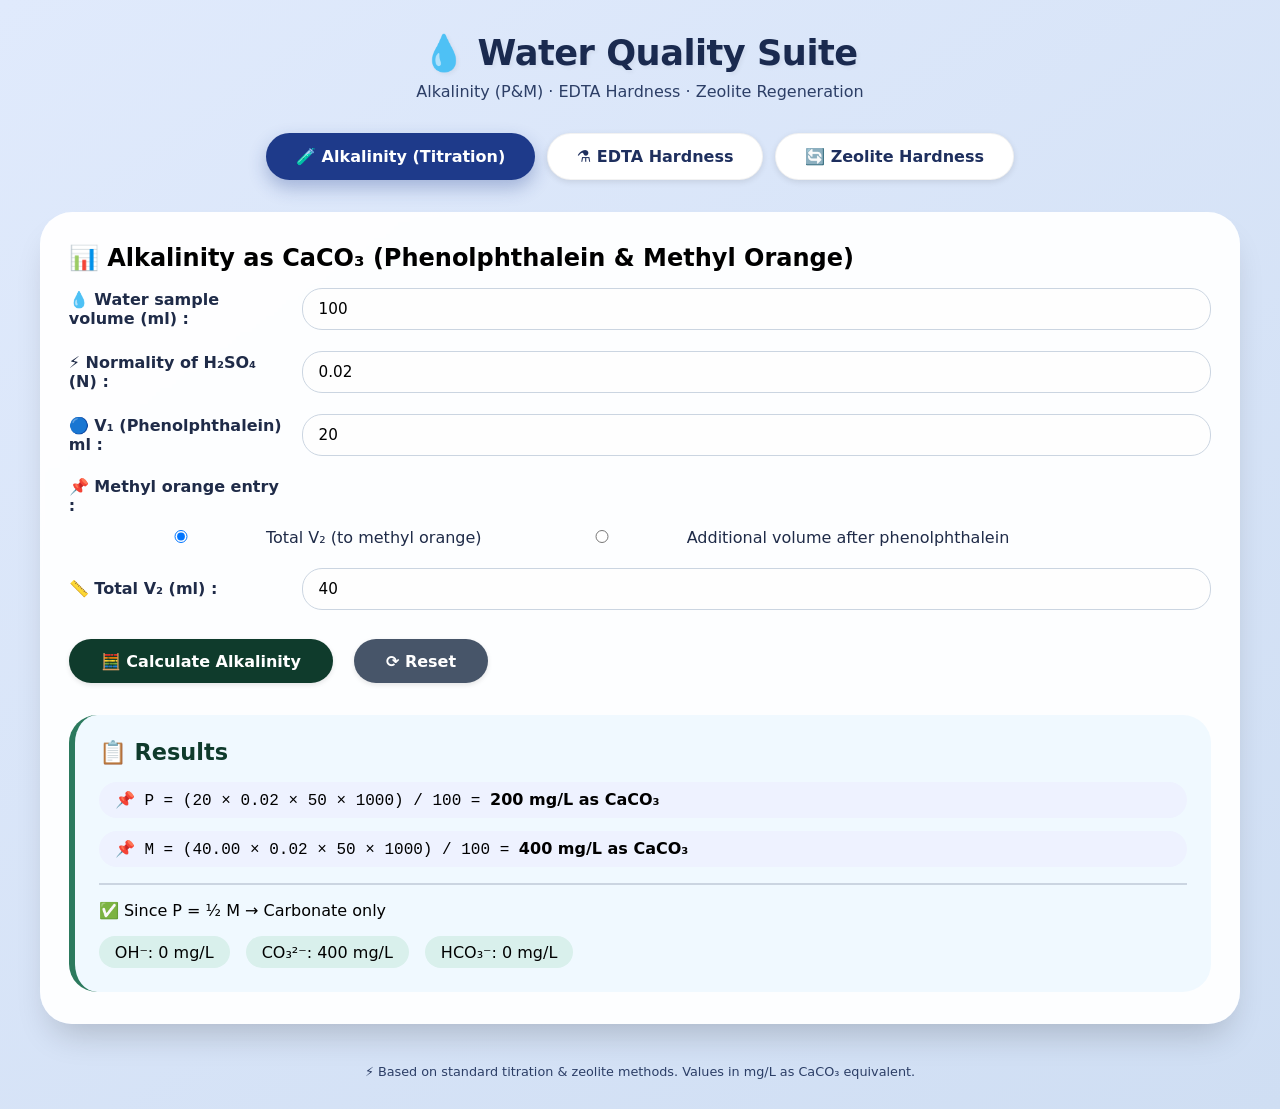
<file: index.html>
<!DOCTYPE html>
<html lang="en">
<head>
    <meta charset="UTF-8">
    <meta name="viewport" content="width=device-width, initial-scale=1.0, user-scalable=yes">
    <title>Water Quality Calculators | Alkalinity & Hardness</title>
    <style>
        /* ========== ALL CSS STYLES ========== */
        * {
            margin: 0;
            padding: 0;
            box-sizing: border-box;
            font-family: system-ui, -apple-system, 'Segoe UI', Roboto, 'Helvetica Neue', sans-serif;
        }

        body {
            background: linear-gradient(145deg, #e0eafc 0%, #cfdef3 100%);
            min-height: 100vh;
            padding: 2rem 1rem;
        }

        .container {
            max-width: 1200px;
            margin: 0 auto;
        }

        .header {
            text-align: center;
            margin-bottom: 2rem;
        }

        .header h1 {
            font-size: 2.2rem;
            color: #1a2a4f;
            letter-spacing: -0.5px;
            text-shadow: 2px 2px 4px rgba(0,0,0,0.05);
        }

        .header p {
            color: #2c3e66;
            margin-top: 0.5rem;
            font-weight: 500;
        }

        .tab-bar {
            display: flex;
            flex-wrap: wrap;
            justify-content: center;
            gap: 0.75rem;
            margin-bottom: 2rem;
        }

        .tab-btn {
            background: white;
            border: none;
            padding: 0.8rem 1.8rem;
            font-size: 1rem;
            font-weight: 600;
            border-radius: 60px;
            cursor: pointer;
            box-shadow: 0 2px 6px rgba(0,0,0,0.1);
            transition: all 0.2s ease;
            color: #1e2f5e;
            border: 1px solid rgba(0,0,0,0.05);
        }

        .tab-btn.active {
            background: #1e3a8a;
            color: white;
            box-shadow: 0 8px 18px rgba(30,58,138,0.3);
            border-color: transparent;
        }

        .tab-btn:hover:not(.active) {
            background: #eef2ff;
            transform: translateY(-2px);
        }

        .card {
            background: rgba(255,255,255,0.95);
            backdrop-filter: blur(2px);
            border-radius: 32px;
            box-shadow: 0 20px 35px -12px rgba(0,0,0,0.2);
            padding: 2rem 1.8rem;
        }

        .calculator-panel {
            display: none;
        }

        .calculator-panel.active-panel {
            display: block;
            animation: fade 0.25s ease;
        }

        @keyframes fade {
            from { opacity: 0; transform: translateY(5px);}
            to { opacity: 1; transform: translateY(0);}
        }

        .input-group {
            margin-bottom: 1.3rem;
            display: flex;
            flex-wrap: wrap;
            align-items: center;
            gap: 0.8rem;
        }

        .input-group label {
            width: 220px;
            font-weight: 600;
            color: #1f2b48;
        }

        .input-group input, .input-group select {
            flex: 1;
            min-width: 160px;
            padding: 0.7rem 1rem;
            border: 1px solid #cbd5e1;
            border-radius: 20px;
            font-size: 0.95rem;
            background: #fefefe;
            transition: 0.2s;
        }

        .input-group input:focus {
            border-color: #3b82f6;
            outline: none;
            box-shadow: 0 0 0 3px rgba(59,130,246,0.2);
        }

        .radio-group {
            display: flex;
            gap: 1.5rem;
            align-items: center;
            flex-wrap: wrap;
        }

        .radio-group span {
            font-weight: 600;
            color: #1f2b48;
            margin-right: 0.5rem;
        }

        .radio-group label {
            font-weight: normal;
            width: auto;
            margin-right: 1rem;
            cursor: pointer;
        }

        .calc-btn {
            background: #0f3b2c;
            color: white;
            border: none;
            padding: 0.8rem 2rem;
            font-size: 1rem;
            font-weight: bold;
            border-radius: 40px;
            cursor: pointer;
            margin-top: 0.5rem;
            margin-right: 1rem;
            transition: 0.2s;
            box-shadow: 0 2px 5px rgba(0,0,0,0.1);
        }

        .calc-btn:hover {
            background: #1e5a44;
            transform: scale(1.02);
        }

        .reset-btn {
            background: #475569;
        }

        .reset-btn:hover {
            background: #1e293b;
        }

        .result-area {
            margin-top: 2rem;
            background: #f0f9ff;
            border-radius: 28px;
            padding: 1.5rem;
            border-left: 6px solid #2c7a5e;
        }

        .result-area h3 {
            color: #0f3b2c;
            margin-bottom: 1rem;
            font-size: 1.4rem;
        }

        .result-line {
            font-family: 'SF Mono', 'Fira Code', monospace;
            background: #eef2ff;
            padding: 0.5rem 1rem;
            border-radius: 18px;
            margin: 0.8rem 0;
        }

        .species {
            display: flex;
            flex-wrap: wrap;
            gap: 1rem;
            margin-top: 1rem;
        }

        .badge {
            background: #d9f0ec;
            padding: 0.4rem 1rem;
            border-radius: 50px;
            font-weight: 500;
        }

        hr {
            margin: 1rem 0;
            border: 1px solid #cbd5e1;
        }

        footer {
            text-align: center;
            margin-top: 2.5rem;
            color: #2c3e66;
            font-size: 0.8rem;
        }

        @media (max-width: 680px) {
            .input-group {
                flex-direction: column;
                align-items: flex-start;
            }
            .input-group label {
                width: 100%;
            }
            .tab-btn {
                padding: 0.5rem 1.2rem;
                font-size: 0.85rem;
            }
        }
    </style>
</head>
<body>
<div class="container">
    <div class="header">
        <h1>💧 Water Quality Suite</h1>
        <p>Alkalinity (P&M) · EDTA Hardness · Zeolite Regeneration</p>
    </div>

    <div class="tab-bar">
        <button class="tab-btn active" data-tab="tab1">🧪 Alkalinity (Titration)</button>
        <button class="tab-btn" data-tab="tab2">⚗️ EDTA Hardness</button>
        <button class="tab-btn" data-tab="tab3">🔄 Zeolite Hardness</button>
    </div>

    <!-- ALKALINITY CALCULATOR -->
    <div id="tab1" class="calculator-panel active-panel">
        <div class="card">
            <h2 style="margin-bottom: 1rem;">📊 Alkalinity as CaCO₃ (Phenolphthalein & Methyl Orange)</h2>
            <div class="input-group">
                <label>💧 Water sample volume (ml) :</label>
                <input type="number" id="alk_vol" value="100" step="any">
            </div>
            <div class="input-group">
                <label>⚡ Normality of H₂SO₄ (N) :</label>
                <input type="text" id="alk_norm" value="0.02" placeholder="e.g., 0.02 or N/50">
            </div>
            <div class="input-group">
                <label>🔵 V₁ (Phenolphthalein) ml :</label>
                <input type="number" id="alk_v1" value="20" step="any">
            </div>
            <div class="input-group">
                <label>📌 Methyl orange entry :</label>
                <div class="radio-group">
                    <span></span>
                    <label><input type="radio" name="mo_mode" value="total" checked> Total V₂ (to methyl orange)</label>
                    <label><input type="radio" name="mo_mode" value="add"> Additional volume after phenolphthalein</label>
                </div>
            </div>
            <div class="input-group" id="alk_total_group">
                <label>📏 Total V₂ (ml) :</label>
                <input type="number" id="alk_v2_total" value="40" step="any">
            </div>
            <div class="input-group" id="alk_add_group" style="display:none;">
                <label>➕ Additional volume after V₁ (ml) :</label>
                <input type="number" id="alk_v2_add" value="20" step="any">
            </div>
            <div>
                <button class="calc-btn" id="calcAlk">🧮 Calculate Alkalinity</button>
                <button class="calc-btn reset-btn" id="resetAlk">⟳ Reset</button>
            </div>
            <div id="alkResult" class="result-area">
                <h3>📋 Results</h3>
                <div id="alkOutput">Click "Calculate" to see detailed P & M alkalinity.</div>
            </div>
        </div>
    </div>

    <!-- EDTA HARDNESS CALCULATOR -->
    <div id="tab2" class="calculator-panel">
        <div class="card">
            <h2 style="margin-bottom: 1rem;">💎 EDTA Hardness (Total, Permanent, Temporary)</h2>
            <div class="input-group">
                <label>🧪 Water sample volume (ml) :</label>
                <input type="number" id="edta_vol_sample" value="50" step="any">
            </div>
            <div class="input-group">
                <label>⚗️ Molarity of EDTA (M) :</label>
                <input type="number" id="edta_m" value="0.02" step="any">
            </div>
            <div class="input-group">
                <label>🟢 EDTA volume before boiling (ml) :</label>
                <input type="number" id="edta_before" value="12.2" step="any">
            </div>
            <div class="input-group">
                <label>🔥 EDTA volume after boiling (ml) :</label>
                <input type="number" id="edta_after" value="8.2" step="any">
            </div>
            <div>
                <button class="calc-btn" id="calcEdta">🧮 Calculate Hardness</button>
                <button class="calc-btn reset-btn" id="resetEdta">⟳ Reset</button>
            </div>
            <div id="edtaResult" class="result-area">
                <h3>📋 Hardness (ppm CaCO₃)</h3>
                <div id="edtaOutput">Fill values and click calculate.</div>
            </div>
        </div>
    </div>

    <!-- ZEOLITE HARDNESS CALCULATOR -->
    <div id="tab3" class="calculator-panel">
        <div class="card">
            <h2 style="margin-bottom: 1rem;">🔄 Zeolite Regeneration Hardness</h2>
            <div class="input-group">
                <label>🧂 Brine volume (liters) :</label>
                <input type="number" id="zeo_brine_l" value="4.8" step="any">
            </div>
            <div class="input-group">
                <label>🧂 NaCl concentration (g/L) :</label>
                <input type="number" id="zeo_nacl_conc" value="100" step="any">
            </div>
            <div class="input-group">
                <label>🚰 Water treated (liters) :</label>
                <input type="number" id="zeo_water_l" value="1200" step="any">
            </div>
            <div>
                <button class="calc-btn" id="calcZeolite">🧮 Calculate Hardness</button>
                <button class="calc-btn reset-btn" id="resetZeolite">⟳ Reset</button>
            </div>
            <div id="zeoResult" class="result-area">
                <h3>📋 Water Hardness (ppm as CaCO₃)</h3>
                <div id="zeoOutput">Enter data and press calculate.</div>
            </div>
        </div>
    </div>
    <footer>⚡ Based on standard titration & zeolite methods. Values in mg/L as CaCO₃ equivalent.</footer>
</div>

<script>
    // ======================= ALL JAVASCRIPT =======================
    function parseNormality(inputStr) {
        let s = inputStr.toString().trim().toLowerCase();
        if (s.startsWith('n/')) {
            let denom = parseFloat(s.split('/')[1]);
            return 1.0 / denom;
        }
        if (s.endsWith('n')) s = s.slice(0, -1);
        return parseFloat(s);
    }

    function hardnessClass(ppm) {
        if (ppm < 50) return "Soft water";
        if (ppm < 100) return "Moderately soft";
        if (ppm < 150) return "Slightly hard";
        if (ppm < 200) return "Moderately hard";
        if (ppm <= 300) return "Hard water";
        return "Very hard water";
    }

    // Alkalinity calculation
    function computeAlkalinity() {
        try {
            let volSample = parseFloat(document.getElementById('alk_vol').value);
            let normRaw = document.getElementById('alk_norm').value;
            let v1 = parseFloat(document.getElementById('alk_v1').value);
            let mode = document.querySelector('input[name="mo_mode"]:checked').value;
            let v2_total = null, v2_add = null;
            if (mode === 'total') {
                v2_total = parseFloat(document.getElementById('alk_v2_total').value);
            } else {
                v2_add = parseFloat(document.getElementById('alk_v2_add').value);
            }
            if (isNaN(volSample) || volSample <= 0) throw "Sample volume must be >0";
            let normality = parseNormality(normRaw);
            if (isNaN(normality) || normality <= 0) throw "Invalid normality";
            if (isNaN(v1) || v1 < 0) throw "V1 invalid";
            let v2;
            if (mode === 'total') {
                if (isNaN(v2_total)) throw "Total V2 required";
                if (v2_total < v1) throw "Total V2 must be ≥ V1";
                v2 = v2_total;
            } else {
                if (isNaN(v2_add) || v2_add < 0) throw "Additional volume invalid";
                v2 = v1 + v2_add;
            }

            const factor = (normality * 50 * 1000) / volSample;
            let P = v1 * factor;
            let M = v2 * factor;
            P = Math.round(P * 100) / 100;
            M = Math.round(M * 100) / 100;

            let alkType = "", OH = 0, CO3 = 0, HCO3 = 0;
            if (P === 0) {
                alkType = "Bicarbonate (HCO₃) only";
                HCO3 = M;
            } else if (Math.abs(P - M) < 0.01) {
                alkType = "Hydroxide (OH) only";
                OH = P;
            } else if (P < M / 2) {
                alkType = "Carbonate + Bicarbonate (P < ½ M)";
                CO3 = 2 * P;
                HCO3 = M - 2 * P;
            } else if (Math.abs(P - M / 2) < 0.01) {
                alkType = "Carbonate only (CO₃)";
                CO3 = 2 * P;
            } else {
                alkType = "Hydroxide + Carbonate (P > ½ M)";
                OH = 2 * P - M;
                CO3 = 2 * (M - P);
            }
            OH = Math.round(OH * 100) / 100;
            CO3 = Math.round(CO3 * 100) / 100;
            HCO3 = Math.round(HCO3 * 100) / 100;

            let html = `<div class="result-line">📌 P = (${v1} × ${normality} × 50 × 1000) / ${volSample} = <strong>${P} mg/L as CaCO₃</strong></div>`;
            html += `<div class="result-line">📌 M = (${v2.toFixed(2)} × ${normality} × 50 × 1000) / ${volSample} = <strong>${M} mg/L as CaCO₃</strong></div>`;
            html += `<hr>`;
            if (Math.abs(P - M/2) < 0.01) html += `<div>✅ Since P = ½ M → Carbonate only</div>`;
            else if (P === 0) html += `<div>✅ P = 0 → Bicarbonate only</div>`;
            else if (Math.abs(P - M) < 0.01) html += `<div>✅ P = M → Hydroxide only</div>`;
            else html += `<div>📊 Type: ${alkType}</div>`;
            html += `<div class="species"><span class="badge">OH⁻: ${OH} mg/L</span>`;
            html += `<span class="badge">CO₃²⁻: ${CO3} mg/L</span>`;
            html += `<span class="badge">HCO₃⁻: ${HCO3} mg/L</span></div>`;
            document.getElementById('alkOutput').innerHTML = html;
        } catch (err) {
            document.getElementById('alkOutput').innerHTML = `<span style="color:#c2410c;">⚠️ Error: ${err}</span>`;
        }
    }

    function resetAlkalinity() {
        document.getElementById('alk_vol').value = '100';
        document.getElementById('alk_norm').value = '0.02';
        document.getElementById('alk_v1').value = '20';
        document.querySelector('input[value="total"]').checked = true;
        document.getElementById('alk_v2_total').value = '40';
        document.getElementById('alk_v2_add').value = '20';
        document.getElementById('alk_total_group').style.display = 'flex';
        document.getElementById('alk_add_group').style.display = 'none';
        computeAlkalinity();
    }

    function toggleAlkMode() {
        let mode = document.querySelector('input[name="mo_mode"]:checked').value;
        if (mode === 'total') {
            document.getElementById('alk_total_group').style.display = 'flex';
            document.getElementById('alk_add_group').style.display = 'none';
        } else {
            document.getElementById('alk_total_group').style.display = 'none';
            document.getElementById('alk_add_group').style.display = 'flex';
        }
    }

    // EDTA Hardness
    function computeEdta() {
        try {
            let sampleVol = parseFloat(document.getElementById('edta_vol_sample').value);
            let edtaM = parseFloat(document.getElementById('edta_m').value);
            let vBefore = parseFloat(document.getElementById('edta_before').value);
            let vAfter = parseFloat(document.getElementById('edta_after').value);
            if (sampleVol <= 0) throw "Sample volume >0";
            if (edtaM <= 0) throw "Molarity >0";
            if (vBefore < 0 || vAfter < 0) throw "Volumes can't be negative";
            const factor = 1e5;
            let total = (vBefore * edtaM * factor) / sampleVol;
            let permanent = (vAfter * edtaM * factor) / sampleVol;
            let temporary = total - permanent;
            total = Math.round(total * 100) / 100;
            permanent = Math.round(permanent * 100) / 100;
            temporary = Math.round(temporary * 100) / 100;

            let html = `<div class="result-line">🔹 Total Hardness = (${vBefore} × ${edtaM} × 10⁵) / ${sampleVol} = <strong>${total} ppm CaCO₃</strong> → ${hardnessClass(total)}</div>`;
            html += `<div class="result-line">🔸 Permanent Hardness = (${vAfter} × ${edtaM} × 10⁵) / ${sampleVol} = <strong>${permanent} ppm CaCO₃</strong> → ${hardnessClass(permanent)}</div>`;
            html += `<div class="result-line">🧽 Temporary Hardness = Total - Permanent = <strong>${temporary} ppm CaCO₃</strong> → ${hardnessClass(temporary)}</div>`;
            document.getElementById('edtaOutput').innerHTML = html;
        } catch (err) {
            document.getElementById('edtaOutput').innerHTML = `<span style="color:#c2410c;">⚠️ ${err}</span>`;
        }
    }

    function resetEdta() {
        document.getElementById('edta_vol_sample').value = '50';
        document.getElementById('edta_m').value = '0.02';
        document.getElementById('edta_before').value = '12.2';
        document.getElementById('edta_after').value = '8.2';
        computeEdta();
    }

    // Zeolite Hardness
    function computeZeolite() {
        try {
            let brineL = parseFloat(document.getElementById('zeo_brine_l').value);
            let naclConc = parseFloat(document.getElementById('zeo_nacl_conc').value);
            let waterL = parseFloat(document.getElementById('zeo_water_l').value);
            if (brineL <= 0 || naclConc <= 0 || waterL <= 0) throw "All values must be positive";
            let nacl_g = brineL * naclConc;
            let nacl_mg = nacl_g * 1000;
            let eqWeightNaCl = 58.5;
            let caco3_eq_mg = (nacl_mg * 50) / eqWeightNaCl;
            let hardnessPpm = caco3_eq_mg / waterL;
            hardnessPpm = Math.round(hardnessPpm * 100) / 100;

            let html = `<div class="result-line"><strong>Step I:</strong> NaCl mass = ${brineL} L × ${naclConc} g/L = ${nacl_g} g = ${nacl_mg.toFixed(0)} mg</div>`;
            html += `<div class="result-line"><strong>Step II:</strong> CaCO₃ equivalent = (${nacl_mg.toFixed(0)} × 50) / 58.5 = ${caco3_eq_mg.toFixed(2)} mg</div>`;
            html += `<div class="result-line"><strong>Step III:</strong> Hardness = ${caco3_eq_mg.toFixed(2)} mg / ${waterL} L = <strong>${hardnessPpm} ppm as CaCO₃</strong></div>`;
            document.getElementById('zeoOutput').innerHTML = html;
        } catch (err) {
            document.getElementById('zeoOutput').innerHTML = `<span style="color:#c2410c;">⚠️ ${err}</span>`;
        }
    }

    function resetZeolite() {
        document.getElementById('zeo_brine_l').value = '4.8';
        document.getElementById('zeo_nacl_conc').value = '100';
        document.getElementById('zeo_water_l').value = '1200';
        computeZeolite();
    }

    // Tab switching
    function switchTab(tabId) {
        document.querySelectorAll('.calculator-panel').forEach(panel => panel.classList.remove('active-panel'));
        document.getElementById(tabId).classList.add('active-panel');
        document.querySelectorAll('.tab-btn').forEach(btn => btn.classList.remove('active'));
        document.querySelector(`.tab-btn[data-tab="${tabId}"]`).classList.add('active');
    }

    // Event listeners
    window.onload = () => {
        document.querySelectorAll('.tab-btn').forEach(btn => {
            btn.addEventListener('click', (e) => {
                let tab = btn.getAttribute('data-tab');
                switchTab(tab);
                if (tab === 'tab1') computeAlkalinity();
                else if (tab === 'tab2') computeEdta();
                else if (tab === 'tab3') computeZeolite();
            });
        });

        let radios = document.querySelectorAll('input[name="mo_mode"]');
        radios.forEach(radio => radio.addEventListener('change', toggleAlkMode));
        toggleAlkMode();

        document.getElementById('calcAlk').addEventListener('click', computeAlkalinity);
        document.getElementById('resetAlk').addEventListener('click', resetAlkalinity);
        document.getElementById('calcEdta').addEventListener('click', computeEdta);
        document.getElementById('resetEdta').addEventListener('click', resetEdta);
        document.getElementById('calcZeolite').addEventListener('click', computeZeolite);
        document.getElementById('resetZeolite').addEventListener('click', resetZeolite);

        computeAlkalinity();
        computeEdta();
        computeZeolite();
    };
</script>
</body>
</html>
</file>
